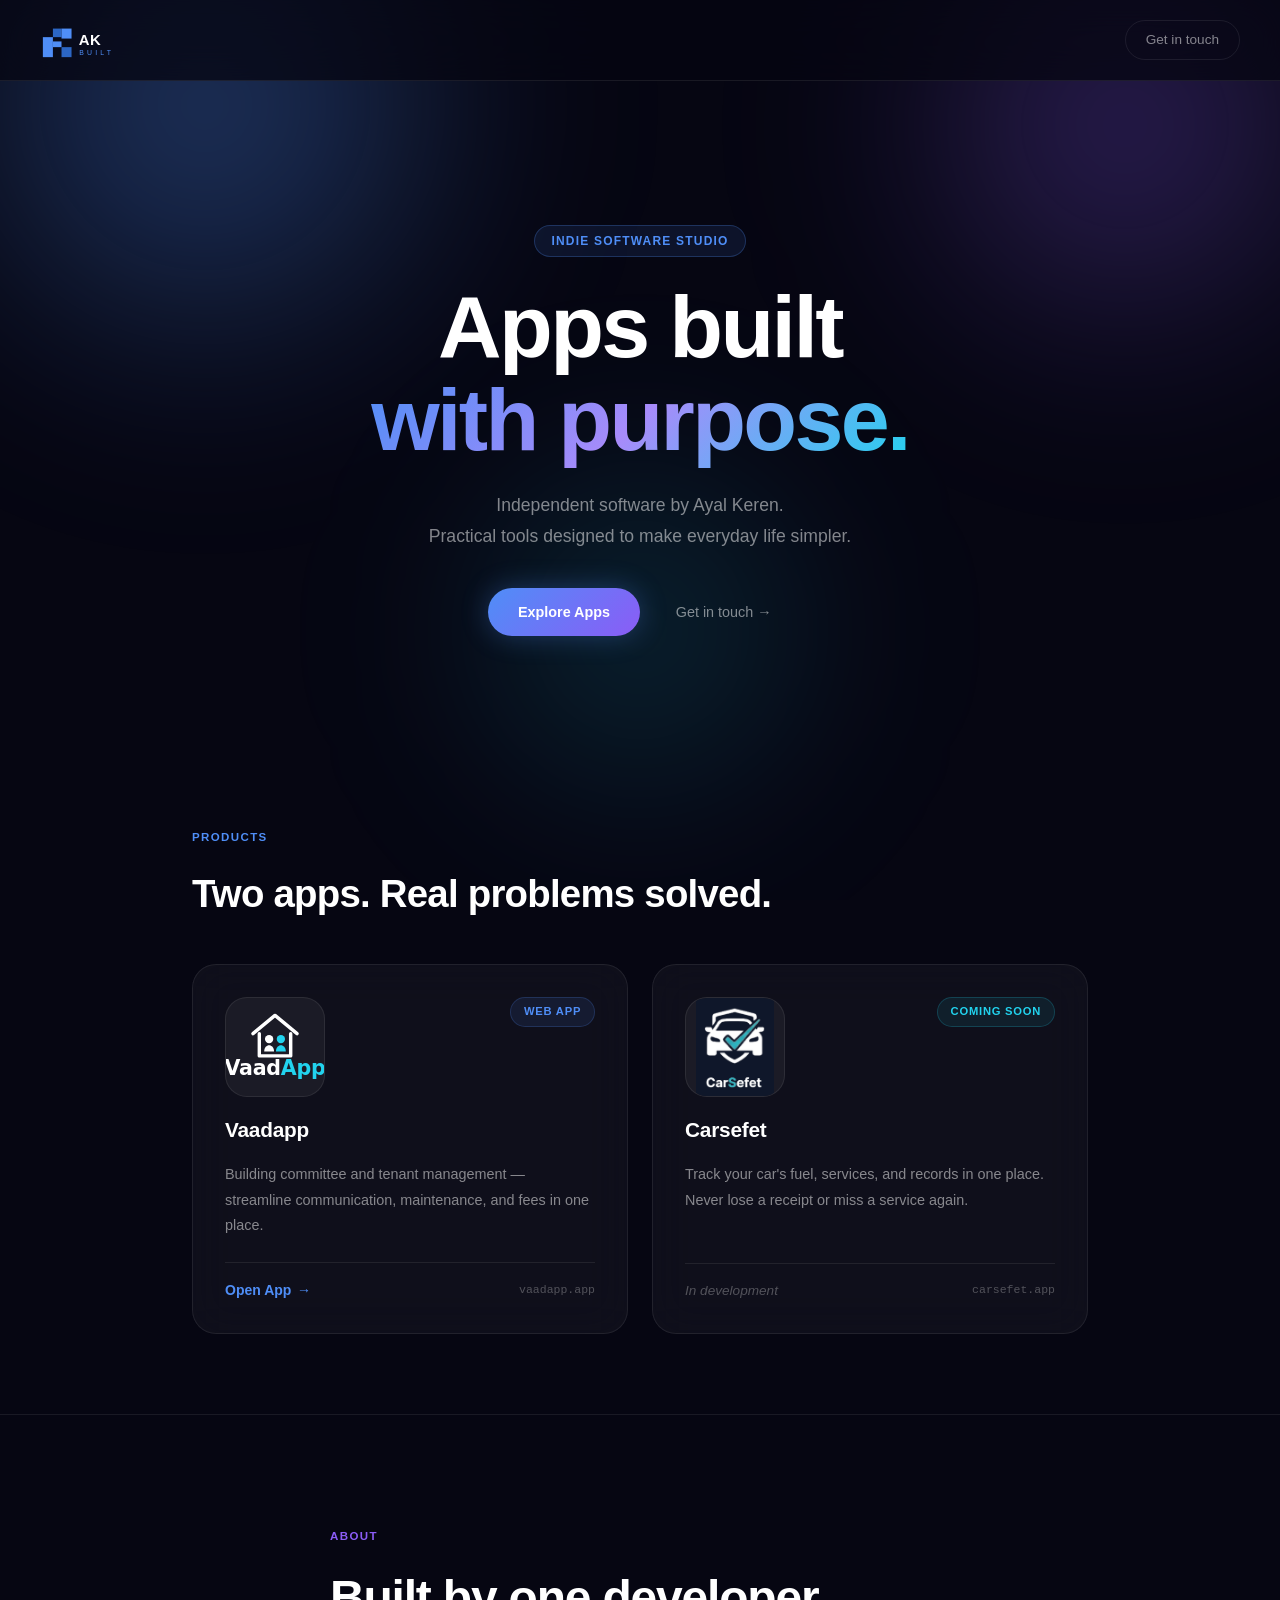
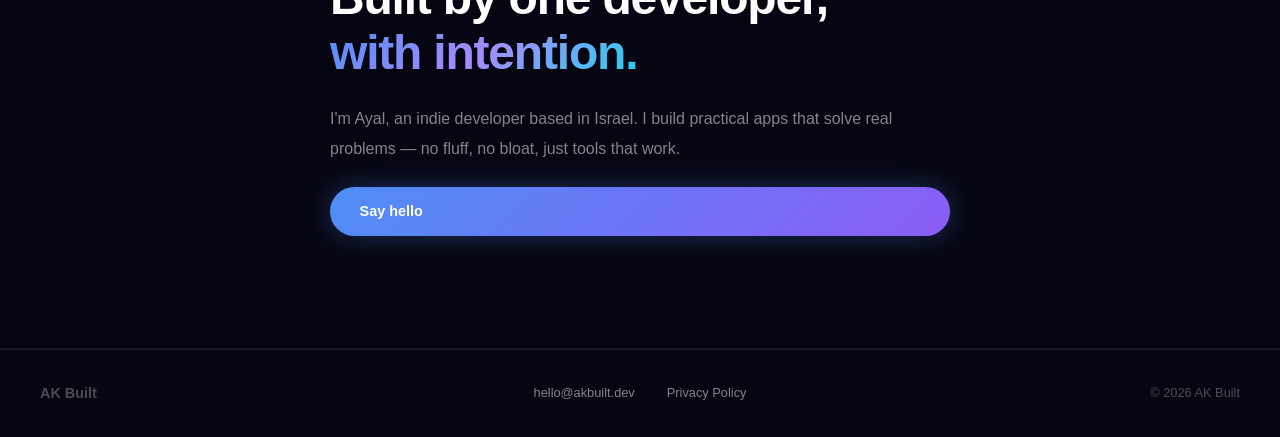
<file: index.html>
<!DOCTYPE html>
<html lang="en">
<head>
  <meta charset="UTF-8" />
  <meta name="viewport" content="width=device-width, initial-scale=1.0" />
  <meta name="description" content="AK Built — indie apps built with purpose by Ayal Keren." />
  <title>AK Built</title>
  <link rel="stylesheet" href="style.css" />
  <link rel="icon" type="image/svg+xml" href="favicon.svg" />
  <meta property="og:type" content="website" />
  <meta property="og:url" content="https://akbuilt.dev/" />
  <meta property="og:title" content="AK Built — Apps built with purpose" />
  <meta property="og:description" content="Independent software by Ayal Keren. Building practical apps that solve real problems." />
  <meta property="og:image" content="https://akbuilt.dev/images/akbuilt-logo.svg" />
</head>
<body>

  <!-- Ambient background orbs -->
  <div class="bg-orbs" aria-hidden="true">
    <div class="orb orb-1"></div>
    <div class="orb orb-2"></div>
    <div class="orb orb-3"></div>
  </div>

  <!-- Nav -->
  <nav>
    <a href="/" class="logo-link">
      <img src="images/akbuilt-logo.svg" alt="AK Built" class="header-logo" />
    </a>
    <a href="mailto:hello@akbuilt.dev" class="nav-cta">Get in touch</a>
  </nav>

  <!-- Hero -->
  <section class="hero">
    <div class="hero-badge">Indie Software Studio</div>
    <h1 class="hero-title">
      Apps built<br />
      <span class="gradient-text">with purpose.</span>
    </h1>
    <p class="hero-subtitle">
      Independent software by Ayal Keren.<br />
      Practical tools designed to make everyday life simpler.
    </p>
    <div class="hero-actions">
      <a href="#apps" class="btn-primary">Explore Apps</a>
      <a href="mailto:hello@akbuilt.dev" class="btn-ghost">Get in touch →</a>
    </div>
  </section>

  <!-- Apps -->
  <section class="apps" id="apps">
    <div class="section-label">Products</div>
    <h2 class="section-title">Two apps. Real problems solved.</h2>
    <div class="cards">

      <div class="card">
        <div class="card-header">
          <div class="app-icon">
            <img src="images/vaadapp-logo.svg" alt="Vaadapp logo" />
          </div>
          <span class="card-tag">Web App</span>
        </div>
        <h3>Vaadapp</h3>
        <p>Building committee and tenant management — streamline communication, maintenance, and fees in one place.</p>
        <div class="card-footer">
          <a href="https://vaadapp.app" target="_blank" rel="noopener" class="btn-card">Open App <span class="arrow">→</span></a>
          <span class="card-domain">vaadapp.app</span>
        </div>
      </div>

      <div class="card">
        <div class="card-header">
          <div class="app-icon app-icon-carsefet">
            <img src="images/carsefet-icon.png" alt="Carsefet logo" />
          </div>
          <span class="card-tag card-tag-soon">Coming Soon</span>
        </div>
        <h3>Carsefet</h3>
        <p>Track your car's fuel, services, and records in one place. Never lose a receipt or miss a service again.</p>
        <div class="card-footer">
          <span class="coming-soon-text">In development</span>
          <span class="card-domain">carsefet.app</span>
        </div>
      </div>

    </div>
  </section>

  <!-- About -->
  <section class="about">
    <div class="about-inner">
      <div class="about-badge">About</div>
      <h2>Built by one developer,<br /><span class="gradient-text">with intention.</span></h2>
      <p>I'm Ayal, an indie developer based in Israel. I build practical apps that solve real problems — no fluff, no bloat, just tools that work.</p>
      <a href="mailto:hello@akbuilt.dev" class="btn-primary">Say hello</a>
    </div>
  </section>

  <!-- Footer -->
  <footer>
    <div class="footer-logo">AK Built</div>
    <div class="footer-links">
      <a href="mailto:hello@akbuilt.dev">hello@akbuilt.dev</a>
      <a href="privacy.html">Privacy Policy</a>
    </div>
    <div class="footer-copy">© 2026 AK Built</div>
  </footer>

</body>
</html>
</file>
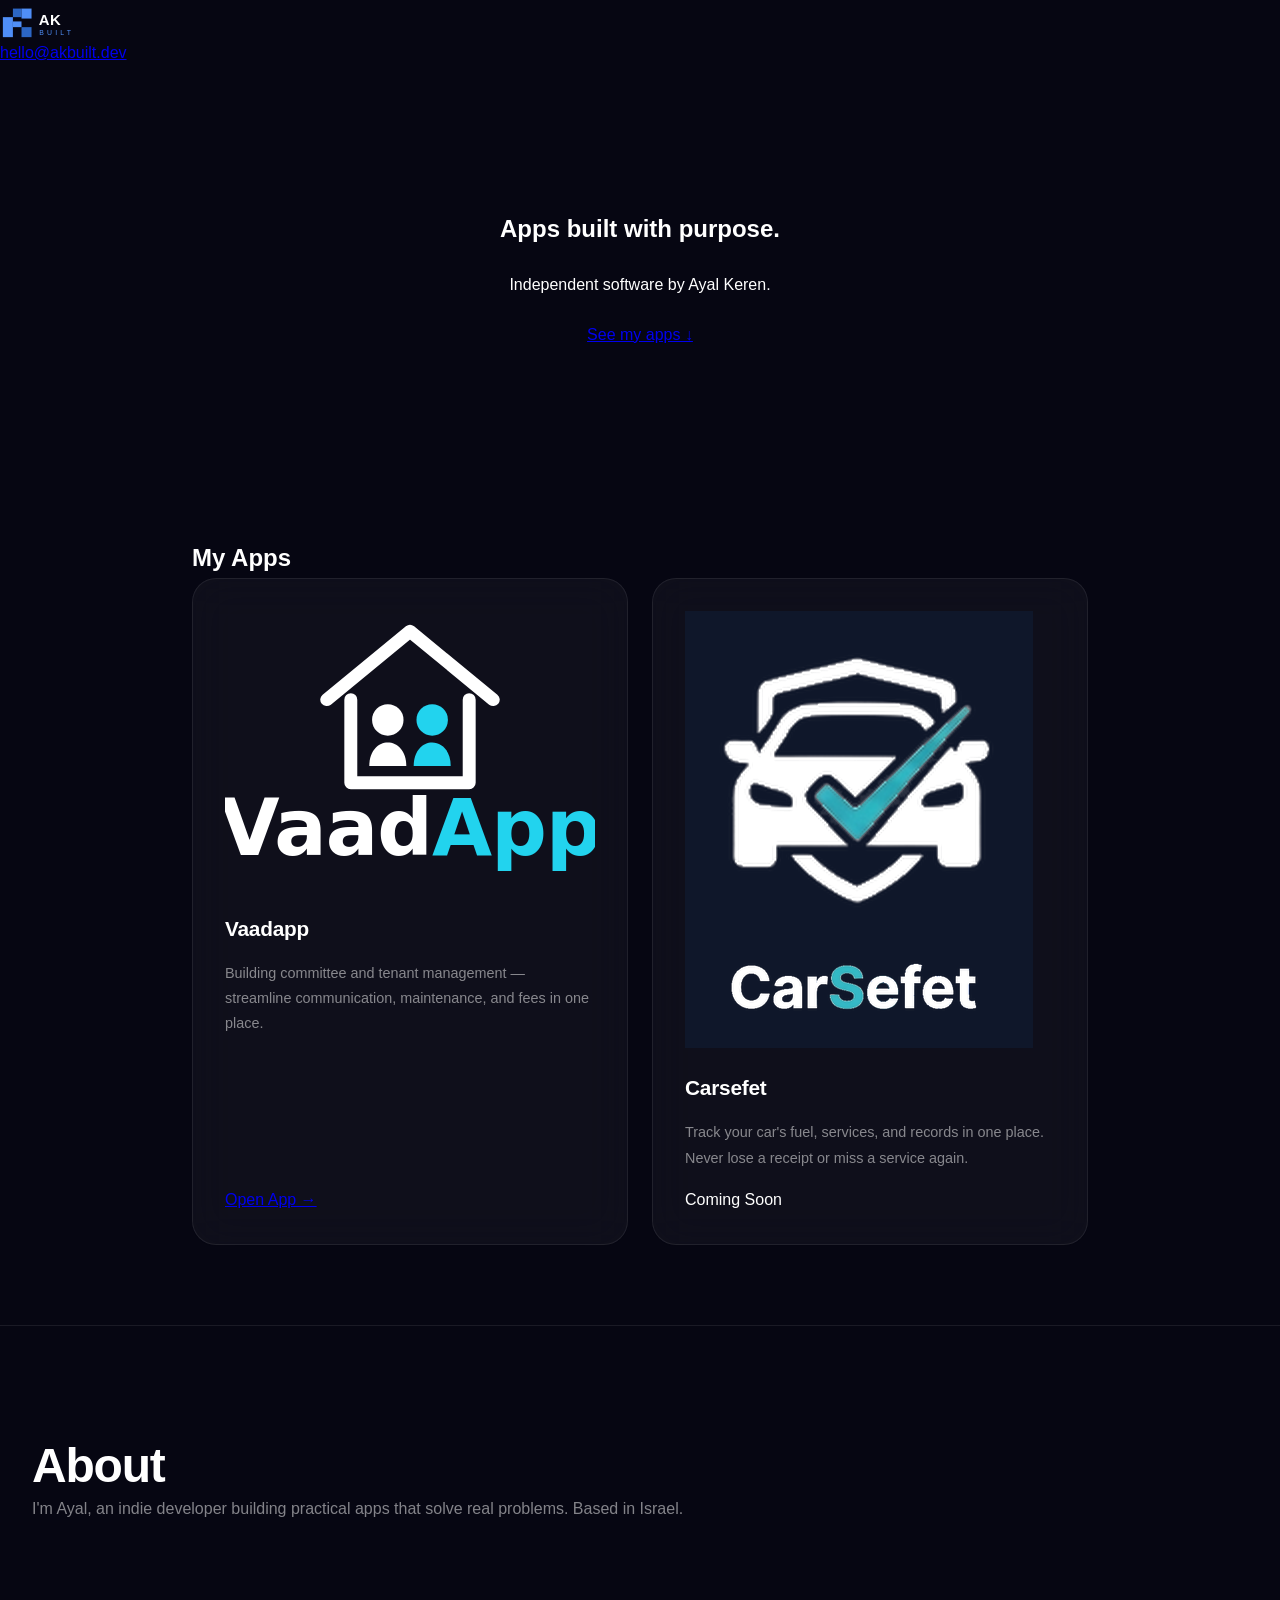
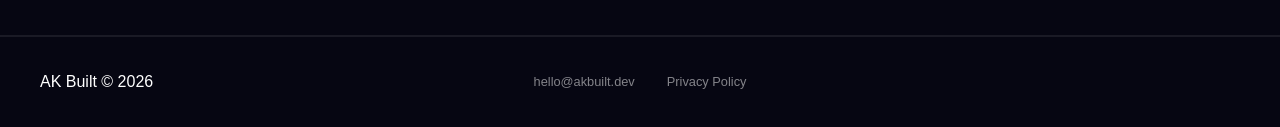
<file: indexold.html>
<!DOCTYPE html>
<html lang="en">
<head>
  <meta charset="UTF-8" />
  <meta name="viewport" content="width=device-width, initial-scale=1.0" />
  <meta name="description" content="AK Built — indie apps built with purpose by Ayal Keren." />
  <title>AK Built</title>
  <link rel="stylesheet" href="style.css" />

  <!-- Favicon -->
  <link rel="icon" type="image/svg+xml" href="favicon.svg" />

  <!-- SEO & Open Graph -->
  <meta property="og:type" content="website" />
  <meta property="og:url" content="https://akbuilt.dev/" />
  <meta property="og:title" content="AK Built — Apps built with purpose" />
  <meta property="og:description" content="Independent software by Ayal Keren. Building practical apps that solve real problems." />
  <meta property="og:image" content="https://akbuilt.dev/images/akbuilt-logo.svg" />
  <meta name="twitter:card" content="summary" />
  <meta name="twitter:title" content="AK Built — Apps built with purpose" />
  <meta name="twitter:description" content="Independent software by Ayal Keren. Building practical apps that solve real problems." />
</head>
<body>

  <header>
    <a href="/" class="logo"><img src="images/akbuilt-logo.svg" alt="AK Built" class="header-logo" /></a>
    <a href="mailto:hello@akbuilt.dev" class="nav-email">hello@akbuilt.dev</a>
  </header>

  <section class="hero">
    <h1>Apps built with purpose.</h1>
    <p>Independent software by Ayal Keren.</p>
    <a href="#apps" class="btn">See my apps ↓</a>
  </section>

  <section class="apps" id="apps">
    <h2>My Apps</h2>
    <div class="cards">

      <div class="card">
        <div class="card-icon"><img src="images/vaadapp-logo.svg" alt="Vaadapp logo" class="icon-svg" /></div>
        <h3>Vaadapp</h3>
        <p>Building committee and tenant management — streamline communication, maintenance, and fees in one place.</p>
        <a href="https://vaadapp.app" target="_blank" rel="noopener" class="btn btn-outline">Open App →</a>
      </div>

      <div class="card">
        <div class="card-icon"><img src="images/carsefet-icon.png" alt="Carsefet logo" class="icon-app" /></div>
        <h3>Carsefet</h3>
        <p>Track your car's fuel, services, and records in one place. Never lose a receipt or miss a service again.</p>
        <span class="badge">Coming Soon</span>
      </div>

    </div>
  </section>

  <section class="about">
    <h2>About</h2>
    <p>I'm Ayal, an indie developer building practical apps that solve real problems. Based in Israel.</p>
  </section>

  <footer>
    <span>AK Built © 2026</span>
    <div class="footer-links">
      <a href="mailto:hello@akbuilt.dev">hello@akbuilt.dev</a>
      <a href="privacy.html">Privacy Policy</a>
    </div>
  </footer>

</body>
</html>
</file>
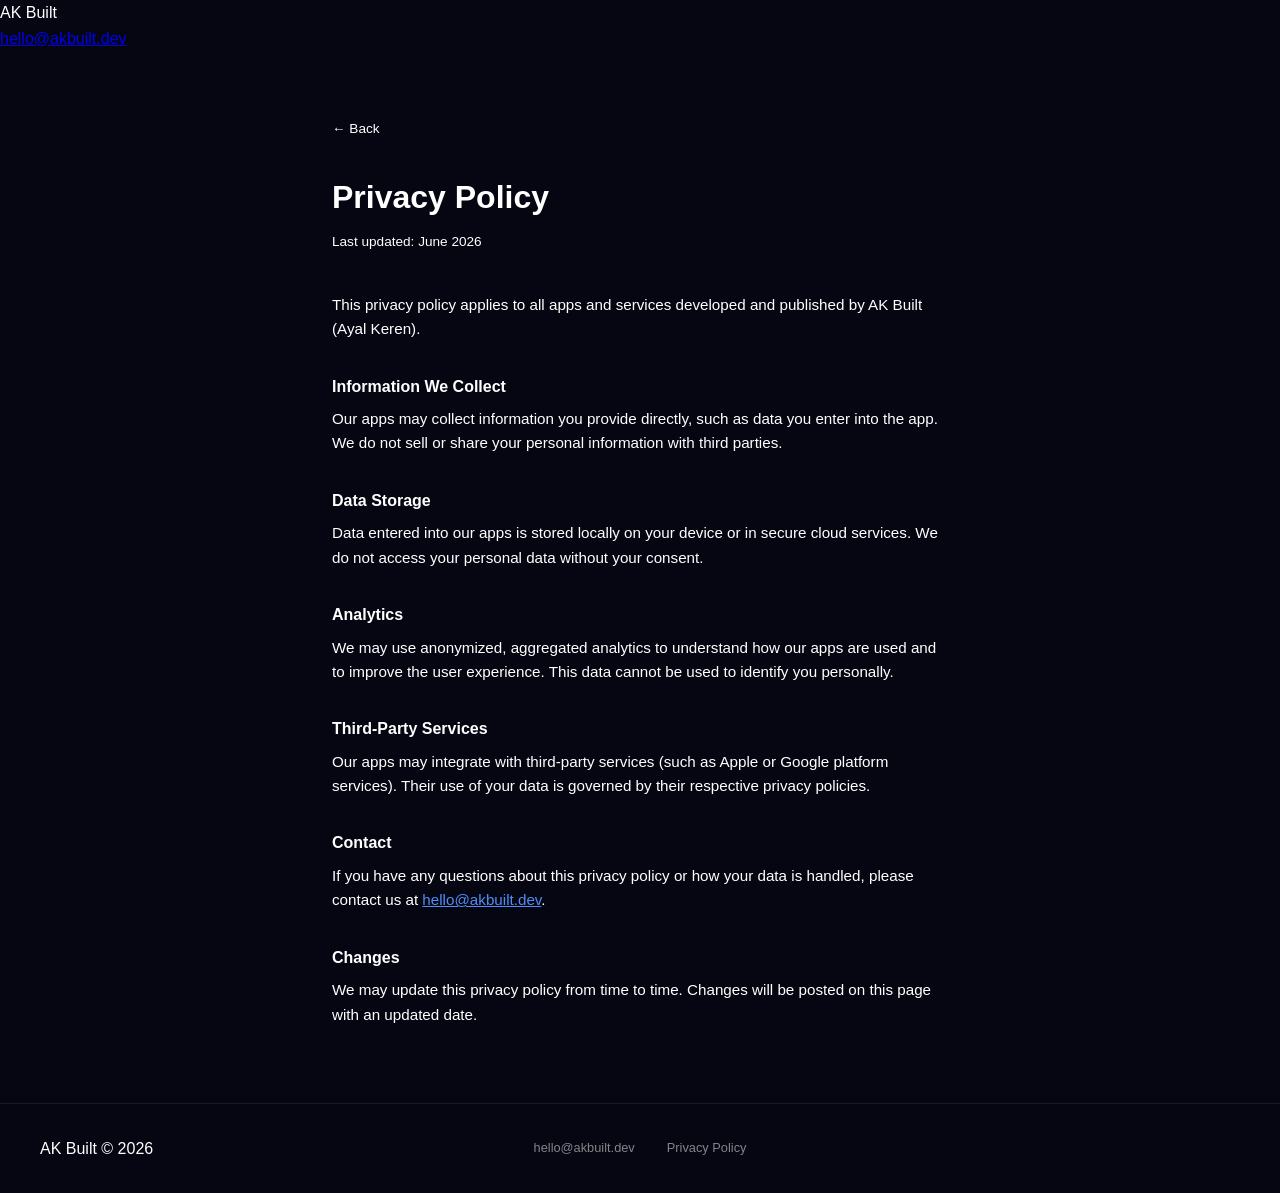
<file: privacy.html>
<!DOCTYPE html>
<html lang="en">
<head>
  <meta charset="UTF-8" />
  <meta name="viewport" content="width=device-width, initial-scale=1.0" />
  <title>Privacy Policy — AK Built</title>
  <link rel="stylesheet" href="style.css" />
  <style>
    .privacy {
      max-width: 680px;
      margin: 0 auto;
      padding: 4rem 2rem;
    }
    .privacy h1 {
      font-size: 2rem;
      font-weight: 800;
      margin-bottom: 0.5rem;
    }
    .privacy .updated {
      font-size: 0.85rem;
      color: var(--muted);
      margin-bottom: 2.5rem;
    }
    .privacy h2 {
      font-size: 1rem;
      font-weight: 700;
      margin-top: 2rem;
      margin-bottom: 0.5rem;
      color: var(--text);
      text-transform: none;
      letter-spacing: 0;
    }
    .privacy p {
      font-size: 0.95rem;
      color: var(--muted);
      margin-bottom: 0.75rem;
    }
    .back {
      display: inline-block;
      margin-bottom: 2rem;
      font-size: 0.85rem;
      color: var(--muted);
      text-decoration: none;
    }
    .back:hover {
      color: var(--text);
    }
  </style>
</head>
<body>

  <header>
    <div class="logo">AK Built</div>
    <a href="mailto:hello@akbuilt.dev" class="nav-email">hello@akbuilt.dev</a>
  </header>

  <div class="privacy">
    <a href="index.html" class="back">← Back</a>
    <h1>Privacy Policy</h1>
    <p class="updated">Last updated: June 2026</p>

    <p>This privacy policy applies to all apps and services developed and published by AK Built (Ayal Keren).</p>

    <h2>Information We Collect</h2>
    <p>Our apps may collect information you provide directly, such as data you enter into the app. We do not sell or share your personal information with third parties.</p>

    <h2>Data Storage</h2>
    <p>Data entered into our apps is stored locally on your device or in secure cloud services. We do not access your personal data without your consent.</p>

    <h2>Analytics</h2>
    <p>We may use anonymized, aggregated analytics to understand how our apps are used and to improve the user experience. This data cannot be used to identify you personally.</p>

    <h2>Third-Party Services</h2>
    <p>Our apps may integrate with third-party services (such as Apple or Google platform services). Their use of your data is governed by their respective privacy policies.</p>

    <h2>Contact</h2>
    <p>If you have any questions about this privacy policy or how your data is handled, please contact us at <a href="mailto:hello@akbuilt.dev" style="color: var(--accent);">hello@akbuilt.dev</a>.</p>

    <h2>Changes</h2>
    <p>We may update this privacy policy from time to time. Changes will be posted on this page with an updated date.</p>
  </div>

  <footer>
    <span>AK Built © 2026</span>
    <div class="footer-links">
      <a href="mailto:hello@akbuilt.dev">hello@akbuilt.dev</a>
      <a href="privacy.html">Privacy Policy</a>
    </div>
  </footer>

</body>
</html>
</file>
<file: style.css>
*, *::before, *::after {
  box-sizing: border-box;
  margin: 0;
  padding: 0;
}

:root {
  --bg: #060612;
  --surface: rgba(255, 255, 255, 0.04);
  --surface-hover: rgba(255, 255, 255, 0.07);
  --border: rgba(255, 255, 255, 0.08);
  --border-hover: rgba(255, 255, 255, 0.16);
  --text: #ffffff;
  --text-secondary: rgba(255, 255, 255, 0.5);
  --text-tertiary: rgba(255, 255, 255, 0.28);
  --accent: #4f8ef7;
  --accent-purple: #8b5cf6;
  --accent-teal: #22d3ee;
  --gradient: linear-gradient(135deg, #4f8ef7 0%, #8b5cf6 100%);
  --gradient-text: linear-gradient(135deg, #4f8ef7 0%, #a78bfa 50%, #22d3ee 100%);
}

html { scroll-behavior: smooth; }

body {
  background: var(--bg);
  color: var(--text);
  font-family: -apple-system, BlinkMacSystemFont, "Segoe UI", Roboto, sans-serif;
  font-size: 16px;
  line-height: 1.6;
  overflow-x: hidden;
}

/* ── Ambient orbs ── */
.bg-orbs {
  position: fixed;
  inset: 0;
  pointer-events: none;
  z-index: 0;
  overflow: hidden;
}

.orb {
  position: absolute;
  border-radius: 50%;
  filter: blur(90px);
}

.orb-1 {
  width: 650px;
  height: 650px;
  background: radial-gradient(circle, rgba(79, 142, 247, 0.4), transparent 70%);
  top: -220px;
  left: -120px;
  animation: float 9s ease-in-out infinite;
}

.orb-2 {
  width: 550px;
  height: 550px;
  background: radial-gradient(circle, rgba(139, 92, 246, 0.35), transparent 70%);
  top: -150px;
  right: -120px;
  animation: float 11s ease-in-out infinite reverse;
}

.orb-3 {
  width: 450px;
  height: 450px;
  background: radial-gradient(circle, rgba(34, 211, 238, 0.2), transparent 70%);
  bottom: 5%;
  left: 50%;
  transform: translateX(-50%);
  animation: float 13s ease-in-out infinite;
}

@keyframes float {
  0%, 100% { transform: translateY(0); }
  50% { transform: translateY(-28px); }
}

.orb-3 { animation-name: float-centered; }

@keyframes float-centered {
  0%, 100% { transform: translateX(-50%) translateY(0); }
  50% { transform: translateX(-50%) translateY(-28px); }
}

nav, section, footer { position: relative; z-index: 1; }

/* ── Nav ── */
nav {
  display: flex;
  justify-content: space-between;
  align-items: center;
  padding: 1.25rem 2.5rem;
  border-bottom: 1px solid var(--border);
  position: sticky;
  top: 0;
  background: rgba(6, 6, 18, 0.75);
  backdrop-filter: blur(24px);
  -webkit-backdrop-filter: blur(24px);
  z-index: 100;
}

.logo-link { display: flex; align-items: center; }

.header-logo {
  height: 40px;
  width: auto;
  display: block;
}

.nav-cta {
  font-size: 0.85rem;
  font-weight: 500;
  color: var(--text-secondary);
  text-decoration: none;
  padding: 0.5rem 1.25rem;
  border: 1px solid var(--border);
  border-radius: 100px;
  transition: color 0.2s, border-color 0.2s, background 0.2s;
}

.nav-cta:hover {
  color: var(--text);
  border-color: var(--border-hover);
  background: var(--surface);
}

/* ── Hero ── */
.hero {
  display: flex;
  flex-direction: column;
  align-items: center;
  text-align: center;
  padding: 9rem 2rem 7rem;
  gap: 1.5rem;
  max-width: 860px;
  margin: 0 auto;
}

.hero-badge {
  display: inline-flex;
  align-items: center;
  padding: 0.35rem 1rem;
  background: rgba(79, 142, 247, 0.1);
  border: 1px solid rgba(79, 142, 247, 0.25);
  border-radius: 100px;
  font-size: 0.75rem;
  font-weight: 600;
  letter-spacing: 0.1em;
  text-transform: uppercase;
  color: var(--accent);
}

.hero-title {
  font-size: clamp(3rem, 7vw, 5.5rem);
  font-weight: 800;
  line-height: 1.05;
  letter-spacing: -0.03em;
}

.gradient-text {
  background: var(--gradient-text);
  -webkit-background-clip: text;
  -webkit-text-fill-color: transparent;
  background-clip: text;
}

.hero-subtitle {
  font-size: 1.1rem;
  color: var(--text-secondary);
  line-height: 1.75;
  max-width: 480px;
}

.hero-actions {
  display: flex;
  gap: 1rem;
  align-items: center;
  flex-wrap: wrap;
  justify-content: center;
  margin-top: 0.75rem;
}

/* ── Buttons ── */
.btn-primary {
  display: inline-flex;
  align-items: center;
  gap: 0.5rem;
  padding: 0.8rem 1.85rem;
  background: var(--gradient);
  color: #fff;
  text-decoration: none;
  border-radius: 100px;
  font-size: 0.9rem;
  font-weight: 600;
  transition: transform 0.2s, box-shadow 0.2s;
  box-shadow: 0 0 28px rgba(79, 142, 247, 0.3);
}

.btn-primary:hover {
  transform: translateY(-2px);
  box-shadow: 0 10px 44px rgba(79, 142, 247, 0.45);
}

.btn-ghost {
  display: inline-flex;
  align-items: center;
  gap: 0.4rem;
  padding: 0.8rem 1.25rem;
  color: var(--text-secondary);
  text-decoration: none;
  font-size: 0.9rem;
  font-weight: 500;
  transition: color 0.2s;
}

.btn-ghost:hover { color: var(--text); }

/* ── Apps section ── */
.apps {
  max-width: 960px;
  margin: 0 auto;
  padding: 5rem 2rem;
}

.section-label {
  font-size: 0.72rem;
  font-weight: 700;
  letter-spacing: 0.12em;
  text-transform: uppercase;
  color: var(--accent);
  margin-bottom: 1rem;
}

.section-title {
  font-size: clamp(1.75rem, 3vw, 2.4rem);
  font-weight: 800;
  letter-spacing: -0.02em;
  margin-bottom: 2.5rem;
  color: var(--text);
}

.cards {
  display: grid;
  grid-template-columns: repeat(auto-fit, minmax(300px, 1fr));
  gap: 1.5rem;
}

/* ── Cards (glassmorphism) ── */
.card {
  background: var(--surface);
  border: 1px solid var(--border);
  border-radius: 24px;
  padding: 2rem;
  display: flex;
  flex-direction: column;
  gap: 1rem;
  backdrop-filter: blur(20px);
  -webkit-backdrop-filter: blur(20px);
  transition: transform 0.3s ease, border-color 0.3s ease,
              background 0.3s ease, box-shadow 0.3s ease;
}

.card:hover {
  transform: translateY(-8px);
  border-color: var(--border-hover);
  background: var(--surface-hover);
  box-shadow:
    0 30px 70px rgba(0, 0, 0, 0.5),
    0 0 0 1px rgba(79, 142, 247, 0.08),
    inset 0 1px 0 rgba(255, 255, 255, 0.06);
}

.card-header {
  display: flex;
  justify-content: space-between;
  align-items: flex-start;
}

.app-icon {
  width: 100px;
  height: 100px;
  border-radius: 22px;
  overflow: hidden;
  display: flex;
  align-items: center;
  justify-content: center;
  background: rgba(255, 255, 255, 0.05);
  border: 1px solid var(--border);
}

.app-icon img {
  width: 100%;
  height: 100%;
  object-fit: contain;
}

.app-icon-carsefet img { border-radius: 12px; }

.card-tag {
  font-size: 0.7rem;
  font-weight: 700;
  letter-spacing: 0.07em;
  text-transform: uppercase;
  padding: 0.3rem 0.8rem;
  background: rgba(79, 142, 247, 0.1);
  border: 1px solid rgba(79, 142, 247, 0.2);
  border-radius: 100px;
  color: var(--accent);
}

.card-tag-soon {
  background: rgba(34, 211, 238, 0.08);
  border-color: rgba(34, 211, 238, 0.2);
  color: var(--accent-teal);
}

.card h3 {
  font-size: 1.3rem;
  font-weight: 700;
  letter-spacing: -0.01em;
}

.card p {
  font-size: 0.9rem;
  color: var(--text-secondary);
  line-height: 1.75;
  flex: 1;
}

.card-footer {
  display: flex;
  align-items: center;
  justify-content: space-between;
  margin-top: 0.5rem;
  padding-top: 1rem;
  border-top: 1px solid var(--border);
}

.btn-card {
  display: inline-flex;
  align-items: center;
  gap: 0.35rem;
  font-size: 0.875rem;
  font-weight: 600;
  color: var(--accent);
  text-decoration: none;
}

.btn-card .arrow {
  transition: transform 0.2s;
  display: inline-block;
}

.btn-card:hover .arrow { transform: translateX(4px); }

.card-domain {
  font-size: 0.72rem;
  color: var(--text-tertiary);
  font-family: "SF Mono", "Fira Code", monospace;
}

.coming-soon-text {
  font-size: 0.85rem;
  color: var(--text-tertiary);
  font-style: italic;
}

/* ── About ── */
.about {
  border-top: 1px solid var(--border);
  border-bottom: 1px solid var(--border);
  padding: 7rem 2rem;
}

.about-inner {
  max-width: 620px;
  margin: 0 auto;
  display: flex;
  flex-direction: column;
  gap: 1.5rem;
}

.about-badge {
  font-size: 0.72rem;
  font-weight: 700;
  letter-spacing: 0.12em;
  text-transform: uppercase;
  color: var(--accent-purple);
}

.about h2 {
  font-size: clamp(2rem, 4vw, 3rem);
  font-weight: 800;
  letter-spacing: -0.025em;
  line-height: 1.15;
}

.about p {
  font-size: 1rem;
  color: var(--text-secondary);
  line-height: 1.85;
}

/* ── Footer ── */
footer {
  display: grid;
  grid-template-columns: 1fr auto 1fr;
  align-items: center;
  padding: 2rem 2.5rem;
  border-top: 1px solid var(--border);
}

.footer-logo {
  font-size: 0.9rem;
  font-weight: 700;
  color: var(--text-tertiary);
}

.footer-links {
  display: flex;
  gap: 2rem;
}

.footer-links a {
  font-size: 0.8rem;
  color: var(--text-secondary);
  text-decoration: none;
  transition: color 0.2s;
}

.footer-links a:hover { color: var(--text); }

.footer-copy {
  font-size: 0.8rem;
  color: var(--text-tertiary);
  text-align: right;
}

/* ── Mobile ── */
@media (max-width: 640px) {
  nav { padding: 1rem 1.25rem; }

  .hero {
    padding: 5rem 1.25rem 4rem;
    gap: 1.25rem;
  }

  .btn-ghost { display: none; }

  .apps,
  .about { padding: 3.5rem 1.25rem; }

  footer {
    grid-template-columns: 1fr;
    gap: 1.25rem;
    padding: 1.5rem 1.25rem;
  }

  .footer-copy { text-align: left; }
}
</file>
